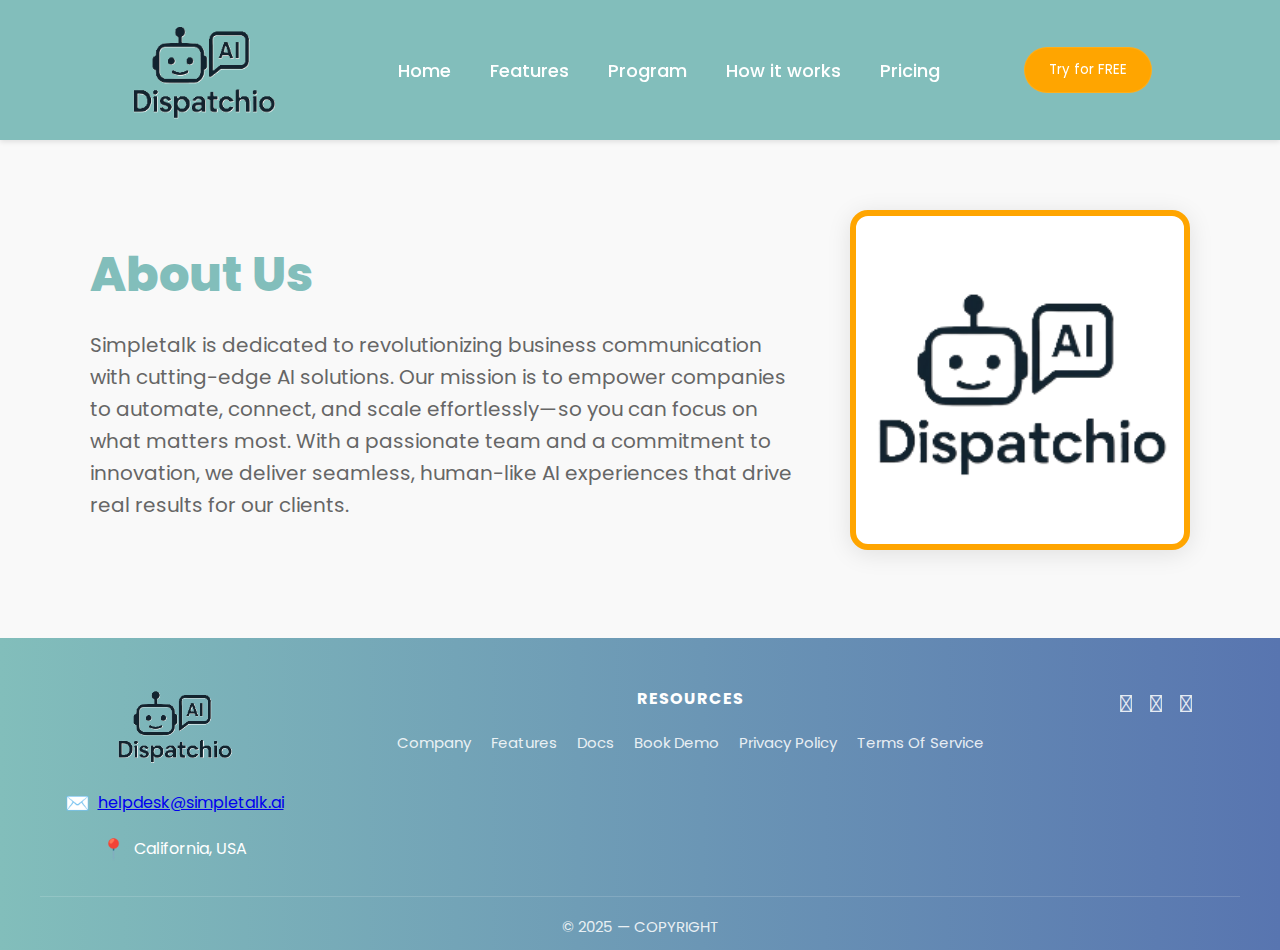
<file: about_us.html>
<!DOCTYPE html>
<html lang="en">
<head>
    <meta charset="UTF-8">
    <meta name="viewport" content="width=device-width, initial-scale=1.0">
    <title>About Us - Simpletalk</title>
    <link rel="stylesheet" href="style.css">
    <link rel="stylesheet" href="animated-shiny-text.css">
    <link rel="stylesheet" href="shimmer-button.css">
    <link rel="icon" type="image/x-icon" href="logo.png">
    <style>
        .about-hero {
            background: var(--background-color);
            padding: 60px 0 40px 0;
        }
        .about-container {
            max-width: 1100px;
            margin: auto;
            display: flex;
            align-items: center;
            gap: 48px;
            flex-wrap: wrap;
            justify-content: center;
        }
        .about-text {
            flex: 1;
            min-width: 260px;
        }
        .about-text h1 {
            font-size: 48px;
            font-weight: 800;
            color: var(--main-color);
            margin-bottom: 18px;
        }
        .about-text p {
            font-size: 20px;
            color: var(--gray);
            margin-bottom: 0;
            line-height: 1.6;
        }
        .about-image-frame {
            flex: 0 0 340px;
            background: #fff;
            border-radius: 18px;
            box-shadow: 0 4px 24px rgba(0,0,0,0.10);
            border: 6px solid var(--accent-color);
            padding: 12px;
            display: flex;
            justify-content: center;
            align-items: center;
            min-width: 260px;
            min-height: 340px;
        }
        .about-image-frame img {
            width: 100%;
            height: 100%;
            object-fit: cover;
            border-radius: 12px;
        }
        @media (max-width: 900px) {
            .about-container {
                flex-direction: column;
                gap: 32px;
            }
            .about-image-frame {
                min-width: 200px;
                min-height: 200px;
            }
        }
    </style>
</head>
<body>
    <header class="header">
        <img src="logo.png" alt="logo" class="logo" width="150" height="100">
        <button class="hamburger" aria-label="Open navigation" onclick="document.querySelector('.navbar').classList.toggle('active')">
            &#9776;
        </button>
        <nav class="navbar">
            <a href="index.html">Home</a>
            <a href="features.html">Features</a>
            <a href="program.html">Program</a>
            <a href="about_us.html">How it works</a>
            <a href="pricing.html">Pricing</a>
        </nav>
        <button class="shimmer-button">
            <span class="text-container">Try for FREE</span>
        </button>
    </header>
    <div style="height: 150px;"></div>
    <main>
        <section class="about-hero">
            <div class="about-container">
                <div class="about-text">
                    <h1>About Us</h1>
                    <p>Simpletalk is dedicated to revolutionizing business communication with cutting-edge AI solutions. Our mission is to empower companies to automate, connect, and scale effortlessly—so you can focus on what matters most. With a passionate team and a commitment to innovation, we deliver seamless, human-like AI experiences that drive real results for our clients.</p>
                </div>
                <div class="about-image-frame">
                    <img src="logo.png" alt="About Us Photo">
                </div>
            </div>
        </section>
    </main>
    <footer class="footer">
        <div class="footer-top">
            <div class="footer-logo-contact">
                <img src="logo.png" alt="logo" class="footer-logo">
                <div class="footer-contact">
                    <span class="footer-icon">✉️</span>
                    <a href="mailto:helpdesk@simpletalk.ai">helpdesk@simpletalk.ai</a>
                </div>
                <div class="footer-contact">
                    <span class="footer-icon">📍</span>
                    <span>California, USA</span>
                </div>
            </div>
            <div class="footer-resources">
                <span class="footer-title">RESOURCES</span>
                <div class="footer-links">
                    <a href="#">Company</a>
                    <a href="features.html">Features</a>
                    <a href="#">Docs</a>
                    <a href="#">Book Demo</a>
                    <a href="#">Privacy Policy</a>
                    <a href="#">Terms Of Service</a>
                </div>
            </div>
            <div class="footer-social">
                <a href="#" aria-label="Facebook" class="footer-social-icon"> <span></span> </a>
                <a href="#" aria-label="Instagram" class="footer-social-icon"> <span></span> </a>
                <a href="#" aria-label="LinkedIn" class="footer-social-icon"> <span></span> </a>
            </div>
        </div>
        <div class="footer-bottom">
            <span>© 2025 — COPYRIGHT</span>
        </div>
    </footer>
</body>
</html>
</file>
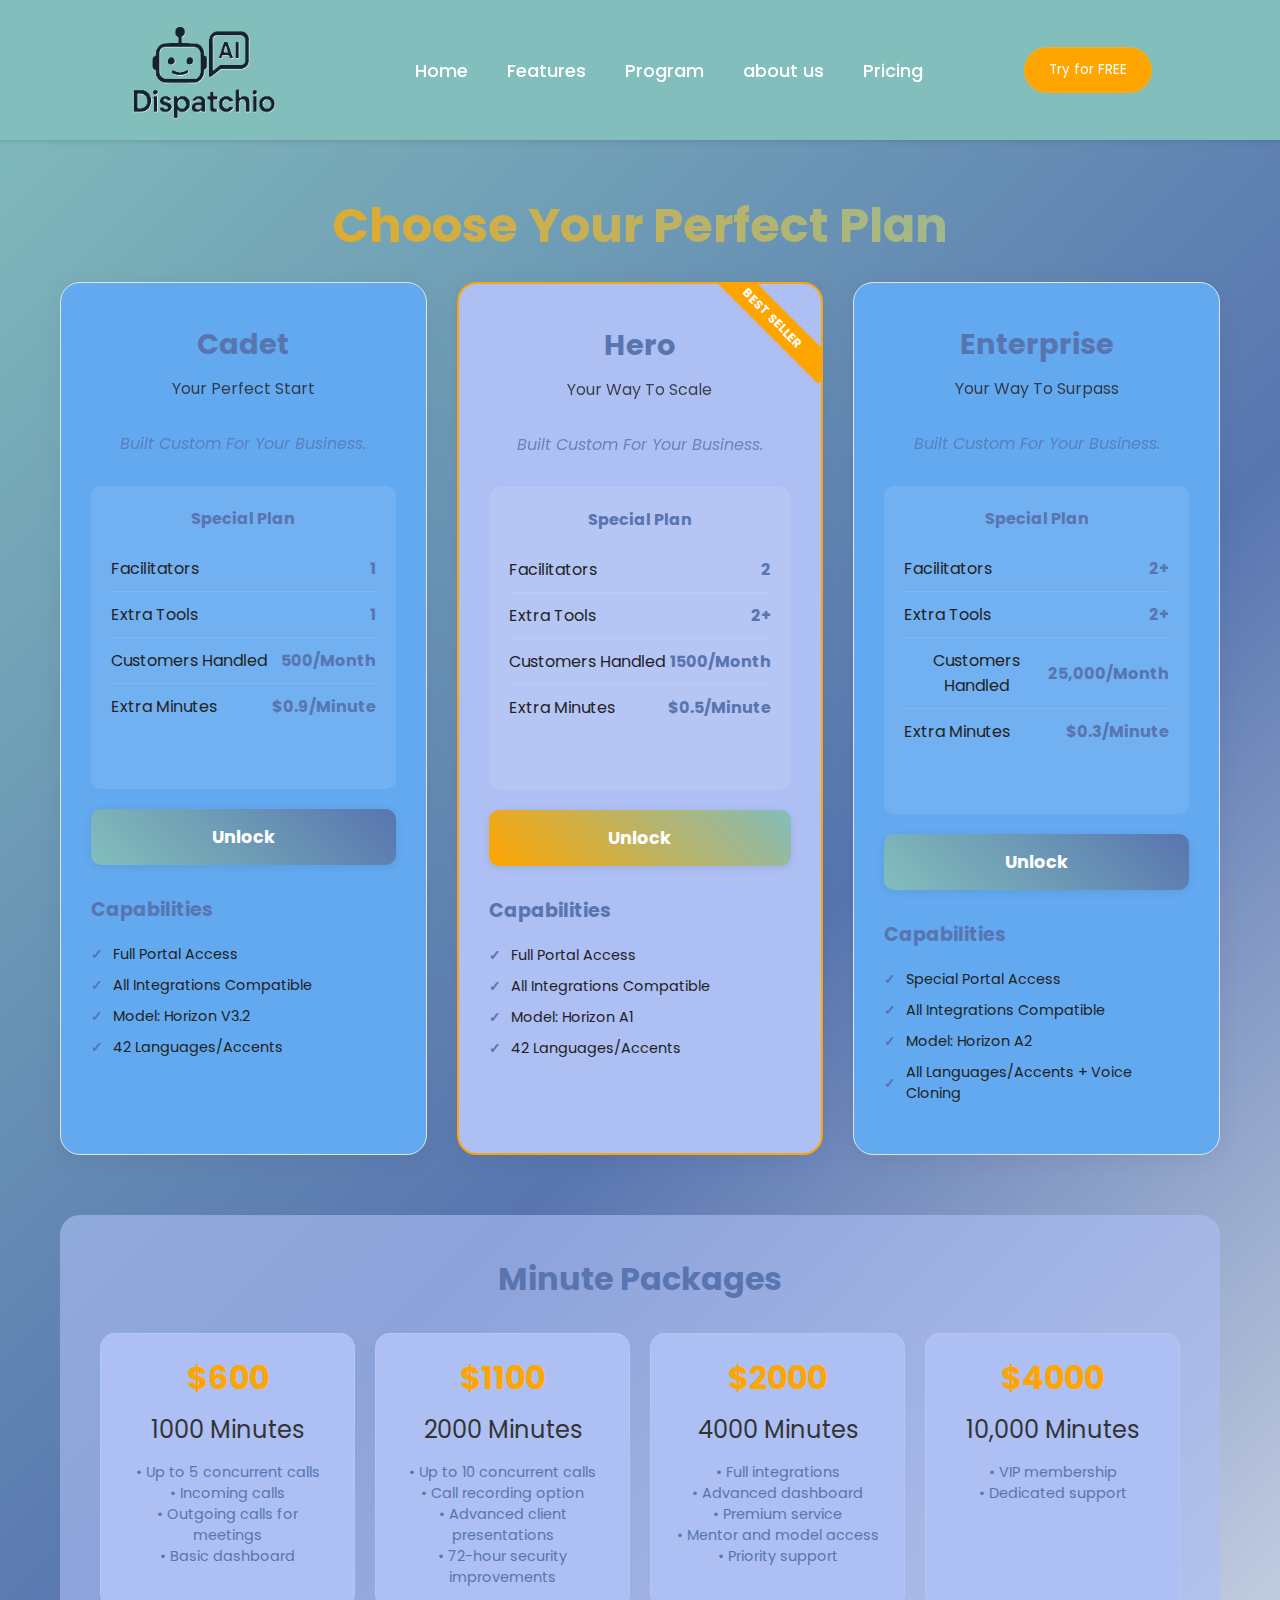
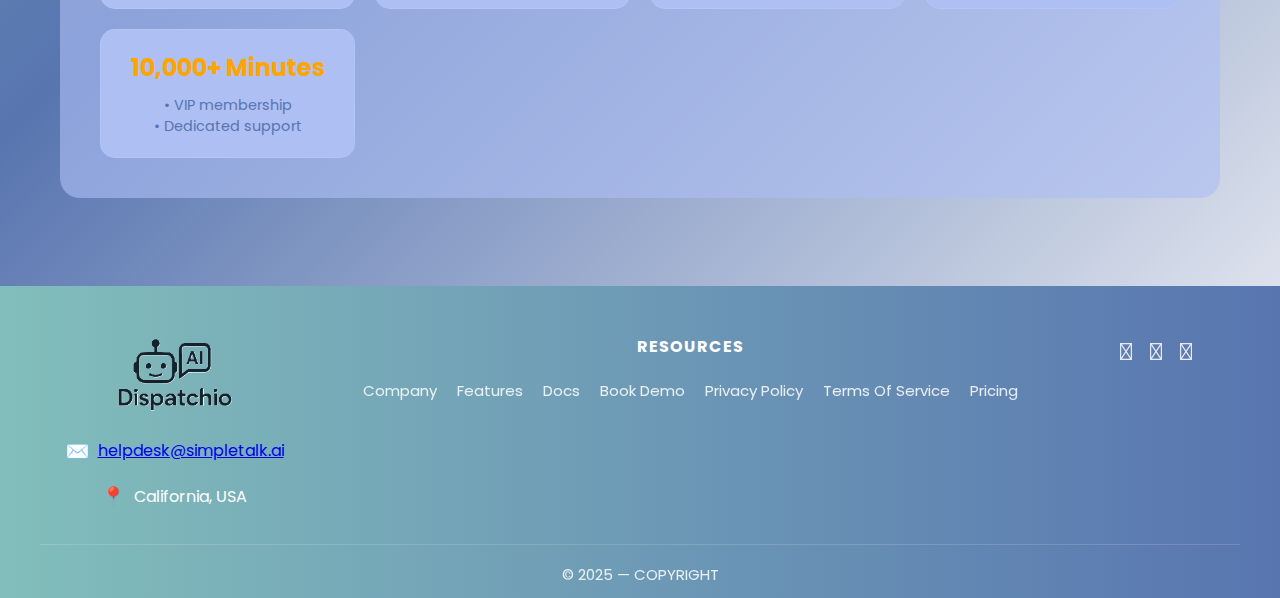
<file: pricing.html>
<!DOCTYPE html>
<html lang="en">
<head>
    <meta charset="UTF-8">
    <meta name="viewport" content="width=device-width, initial-scale=1.0">
    <title>Pricing Plans</title>
    <link rel="stylesheet" href="style.css">
    <link rel="stylesheet" href="shimmer-button.css">
    <style>
        .pricing-container {
            max-width: 1200px;
            margin: 0 auto;
            padding: 40px 20px;
        }
        .header {
            text-align: center;
            margin-bottom: 60px;
        }
        .header h1 {
            font-size: 3rem;
            font-weight: bold;
            margin-bottom: 20px;
            background: linear-gradient(45deg, var(--accent-color), var(--main-color));
            -webkit-background-clip: text;
            -webkit-text-fill-color: transparent;
            background-clip: text;
        }
        .pricing-title {
            font-size: 3rem;
            font-weight: bold;
            margin-bottom: 20px;
            background: linear-gradient(45deg, var(--accent-color), var(--main-color));
            -webkit-background-clip: text;
            -webkit-text-fill-color: transparent;
            background-clip: text;
            text-align: center;
        }
        .pricing-grid {
            display: grid;
            grid-template-columns: repeat(auto-fit, minmax(300px, 1fr));
            gap: 30px;
            margin-bottom: 60px;
        }
        .pricing-card {
            background: #63a9f0;
            color: #222;
            border: 1px solid #e0e4ea;
            box-shadow: 0 4px 24px rgba(0,0,0,0.06);
            border-radius: 20px;
            padding: 40px 30px;
            text-align: center;
            position: relative;
            transition: all 0.3s ease;
            overflow: hidden;
        }
        .pricing-card:hover {
            transform: translateY(-10px);
            box-shadow: 0 20px 40px rgba(0, 0, 0, 0.3);
        }
        .pricing-card.featured {
            background: #adbff3;
            border: 2px solid var(--accent-color);
            color: #222;
        }
        .pricing-card.featured::before {
            content: "BEST SELLER";
            position: absolute;
            top: 20px;
            right: -30px;
            background: var(--accent-color);
            color: white;
            padding: 5px 40px;
            font-size: 12px;
            font-weight: bold;
            transform: rotate(45deg);
        }
        .plan-name {
            font-size: 1.8rem;
            font-weight: bold;
            margin-bottom: 10px;
            color: var(--sub-color);
        }
        .plan-subtitle {
            font-size: 1rem;
            margin-bottom: 30px;
            opacity: 0.8;
        }
        .price {
            font-size: 3rem;
            font-weight: bold;
            margin-bottom: 5px;
        }
        .price-period {
            font-size: 1rem;
            opacity: 0.7;
            margin-bottom: 30px;
        }
        .features {
            list-style: none;
            margin-bottom: 40px;
        }
        .features li {
            padding: 10px 0;
            border-bottom: 1px solid rgba(255, 255, 255, 0.1);
            display: flex;
            justify-content: space-between;
            align-items: center;
        }
        .features li:last-child {
            border-bottom: none;
        }
        .feature-value {
            font-weight: bold;
            color: var(--sub-color);
        }
        .unlock-btn {
            width: 100%;
            padding: 15px;
            background: linear-gradient(45deg, var(--accent-color), var(--main-color));
            border: none;
            border-radius: 10px;
            color: #fff;
            font-size: 1.1rem;
            font-weight: bold;
            cursor: pointer;
            transition: all 0.3s ease;
            margin-bottom: 30px;
            box-shadow: 0 2px 8px rgba(0,0,0,0.08);
            outline: none;
        }
        .pricing-card:not(.featured) .unlock-btn {
            background: linear-gradient(45deg, var(--main-color), var(--sub-color));
            color: #fff;
            border: none;
        }
        .unlock-btn:hover {
            filter: brightness(1.08);
            transform: scale(1.04);
            box-shadow: 0 10px 24px rgba(0,0,0,0.13);
        }
        .capabilities {
            text-align: left;
        }
        .capabilities h3 {
            margin-bottom: 20px;
            color: var(--sub-color);
            font-size: 1.2rem;
        }
        .capability-item {
            display: flex;
            align-items: center;
            margin-bottom: 10px;
            font-size: 0.9rem;
        }
        .capability-item::before {
            content: "✓";
            color: var(--sub-color);
            font-weight: bold;
            margin-right: 10px;
        }
        
        .minutes-section {
            background: #adbff39e;
            border-radius: 20px;
            padding: 40px;
            margin-top: 40px;
        }
        .minutes-section h2 {
            text-align: center;
            margin-bottom: 30px;
            font-size: 2rem;
            color: var(--sub-color);
        }
        .minutes-pricing {
            display: grid;
            grid-template-columns: repeat(auto-fit, minmax(250px, 1fr));
            gap: 20px;
        }
        .minutes-item {
            background: #adbff3;
            border-radius: 15px;
            padding: 20px;
            text-align: center;
            border: 1px solid rgba(255, 255, 255, 0.1);
        }
        .minutes-price {
            font-size: 2rem;
            font-weight: bold;
            color: var(--accent-color);
            margin-bottom: 10px;
        }
        .minutes-amount {
            font-size: 1.5rem;
            margin-bottom: 15px;
        }
        .minutes-features {
            font-size: 0.9rem;
            color: var(--sub-color);
        }
        @media (max-width: 768px) {
            .header h1 {
                font-size: 2rem;
            }
            .pricing-grid {
                grid-template-columns: 1fr;
            }
            .price {
                font-size: 2.5rem;
            }
        }
    </style>
</head>
<body style="background: var(--background-gradient, linear-gradient(135deg, var(--main-color) 0%, var(--sub-color) 50%, var(--background-color) 100%)); color: var(--text-color, #fff);">
    <header class="header">
        <img src="logo.png" alt="logo" class="logo" width="150" height="100">
        <button class="hamburger" aria-label="Open navigation" onclick="document.querySelector('.navbar').classList.toggle('active')">
            &#9776;
        </button>
        <nav class="navbar">
            <a href="index.html">Home</a>
            <a href="features.html">Features</a>
            <a href="program.html">Program</a>
            <a href="about_us.html">about us</a>
            <a href="pricing.html">Pricing</a>
        </nav>
        <button class="shimmer-button">
            <span class="text-container">Try for FREE</span>
        </button>
    </header>
    <div style="height: 150px;"></div>
    <main>
        <div class="pricing-container">
            <div class="pricing-header">
                <h1 class="pricing-title">Choose Your Perfect Plan</h1>
            </div>
            <div class="pricing-grid">
                <div class="pricing-card">
                    <div class="plan-name">Cadet</div>
                    <div class="plan-subtitle">Your Perfect Start</div>
                    <div class="plan-subtitle" style="color: var(--sub-color); font-style: italic;">Built Custom For Your Business.</div>
                    <div style="background: rgba(255,255,255,0.1); border-radius: 10px; padding: 20px; margin: 20px 0;">
                        <h4 style="margin-bottom: 15px; color: var(--sub-color);">Special Plan</h4>
                        <ul class="features">
                            <li>Facilitators <span class="feature-value">1</span></li>
                            <li>Extra Tools <span class="feature-value">1</span></li>
                            <li>Customers Handled <span class="feature-value">500/Month</span></li>
                            <li>Extra Minutes <span class="feature-value">$0.9/Minute</span></li>
                        </ul>
                    </div>
                    <button class="unlock-btn">Unlock</button>
                    <div class="capabilities">
                        <h3>Capabilities</h3>
                        <div class="capability-item">Full Portal Access</div>
                        <div class="capability-item">All Integrations Compatible</div>
                        <div class="capability-item">Model: Horizon V3.2</div>
                        <div class="capability-item">42 Languages/Accents</div>
                    </div>
                </div>
                <div class="pricing-card featured">
                    <div class="plan-name">Hero</div>
                    <div class="plan-subtitle">Your Way To Scale</div>
                    <div class="plan-subtitle" style="color: var(--sub-color); font-style: italic;">Built Custom For Your Business.</div>
                    <div style="background: rgba(255,255,255,0.1); border-radius: 10px; padding: 20px; margin: 20px 0;">
                        <h4 style="margin-bottom: 15px; color: var(--sub-color);">Special Plan</h4>
                        <ul class="features">
                            <li>Facilitators <span class="feature-value">2</span></li>
                            <li>Extra Tools <span class="feature-value">2+</span></li>
                            <li>Customers Handled <span class="feature-value">1500/Month</span></li>
                            <li>Extra Minutes <span class="feature-value">$0.5/Minute</span></li>
                        </ul>
                    </div>
                    <button class="unlock-btn">Unlock</button>
                    <div class="capabilities">
                        <h3>Capabilities</h3>
                        <div class="capability-item">Full Portal Access</div>
                        <div class="capability-item">All Integrations Compatible</div>
                        <div class="capability-item">Model: Horizon A1</div>
                        <div class="capability-item">42 Languages/Accents</div>
                    </div>
                </div>
                <div class="pricing-card">
                    <div class="plan-name">Enterprise</div>
                    <div class="plan-subtitle">Your Way To Surpass</div>
                    <div class="plan-subtitle" style="color: var(--sub-color); font-style: italic;">Built Custom For Your Business.</div>
                    <div style="background: rgba(255,255,255,0.1); border-radius: 10px; padding: 20px; margin: 20px 0;">
                        <h4 style="margin-bottom: 15px; color: var(--sub-color);">Special Plan</h4>
                        <ul class="features">
                            <li>Facilitators <span class="feature-value">2+</span></li>
                            <li>Extra Tools <span class="feature-value">2+</span></li>
                            <li>Customers Handled <span class="feature-value">25,000/Month</span></li>
                            <li>Extra Minutes <span class="feature-value">$0.3/Minute</span></li>
                        </ul>
                    </div>
                    <button class="unlock-btn">Unlock</button>
                    <div class="capabilities">
                        <h3>Capabilities</h3>
                        <div class="capability-item">Special Portal Access</div>
                        <div class="capability-item">All Integrations Compatible</div>
                        <div class="capability-item">Model: Horizon A2</div>
                        <div class="capability-item">All Languages/Accents + Voice Cloning</div>
                    </div>
                </div>
            </div>
            <div class="minutes-section">
                <h2>Minute Packages</h2>
                <div class="minutes-pricing">
                    <div class="minutes-item">
                        <div class="minutes-price">$600</div>
                        <div class="minutes-amount">1000 Minutes</div>
                        <div class="minutes-features">
                            • Up to 5 concurrent calls<br>
                            • Incoming calls<br>
                            • Outgoing calls for meetings<br>
                            • Basic dashboard
                        </div>
                    </div>
                    <div class="minutes-item">
                        <div class="minutes-price">$1100</div>
                        <div class="minutes-amount">2000 Minutes</div>
                        <div class="minutes-features">
                            • Up to 10 concurrent calls<br>
                            • Call recording option<br>
                            • Advanced client presentations<br>
                            • 72-hour security improvements
                        </div>
                    </div>
                    <div class="minutes-item">
                        <div class="minutes-price">$2000</div>
                        <div class="minutes-amount">4000 Minutes</div>
                        <div class="minutes-features">
                            • Full integrations<br>
                            • Advanced dashboard<br>
                            • Premium service<br>
                            • Mentor and model access<br>
                            • Priority support
                        </div>
                    </div>
                    <div class="minutes-item">
                        <div class="minutes-price">$4000</div>
                        <div class="minutes-amount">10,000 Minutes</div>
                        <div class="minutes-features">
                            • VIP membership<br>
                            • Dedicated support
                        </div>
                    </div>
                    <div class="minutes-item">
                        <div class="minutes-price" style="font-size: 1.5rem;">10,000+ Minutes</div>
                        <div class="minutes-features">
                            • VIP membership<br>
                            • Dedicated support
                        </div>
                    </div>
                </div>
            </div>
        </div>
    </main>
    <!-- Footer -->
    <footer class="footer">
        <div class="footer-top">
            <div class="footer-logo-contact">
                <img src="logo.png" alt="logo" class="footer-logo">
                <div class="footer-contact">
                    <span class="footer-icon">✉️</span>
                    <a href="mailto:helpdesk@simpletalk.ai">helpdesk@simpletalk.ai</a>
                </div>
                <div class="footer-contact">
                    <span class="footer-icon">📍</span>
                    <span>California, USA</span>
                </div>
            </div>
            <div class="footer-resources">
                <span class="footer-title">RESOURCES</span>
                <div class="footer-links">
                    <a href="#">Company</a>
                    <a href="features.html">Features</a>
                    <a href="#">Docs</a>
                    <a href="#">Book Demo</a>
                    <a href="#">Privacy Policy</a>
                    <a href="#">Terms Of Service</a>
                    <a href="pricing.html">Pricing</a>
                </div>
            </div>
            <div class="footer-social">
                <a href="#" aria-label="Facebook" class="footer-social-icon"> <span></span> </a>
                <a href="#" aria-label="Instagram" class="footer-social-icon"> <span></span> </a>
                <a href="#" aria-label="LinkedIn" class="footer-social-icon"> <span></span> </a>
            </div>
        </div>
        <div class="footer-bottom">
            <span>© 2025 — COPYRIGHT</span>
        </div>
    </footer>
</body>
</html>
</file>
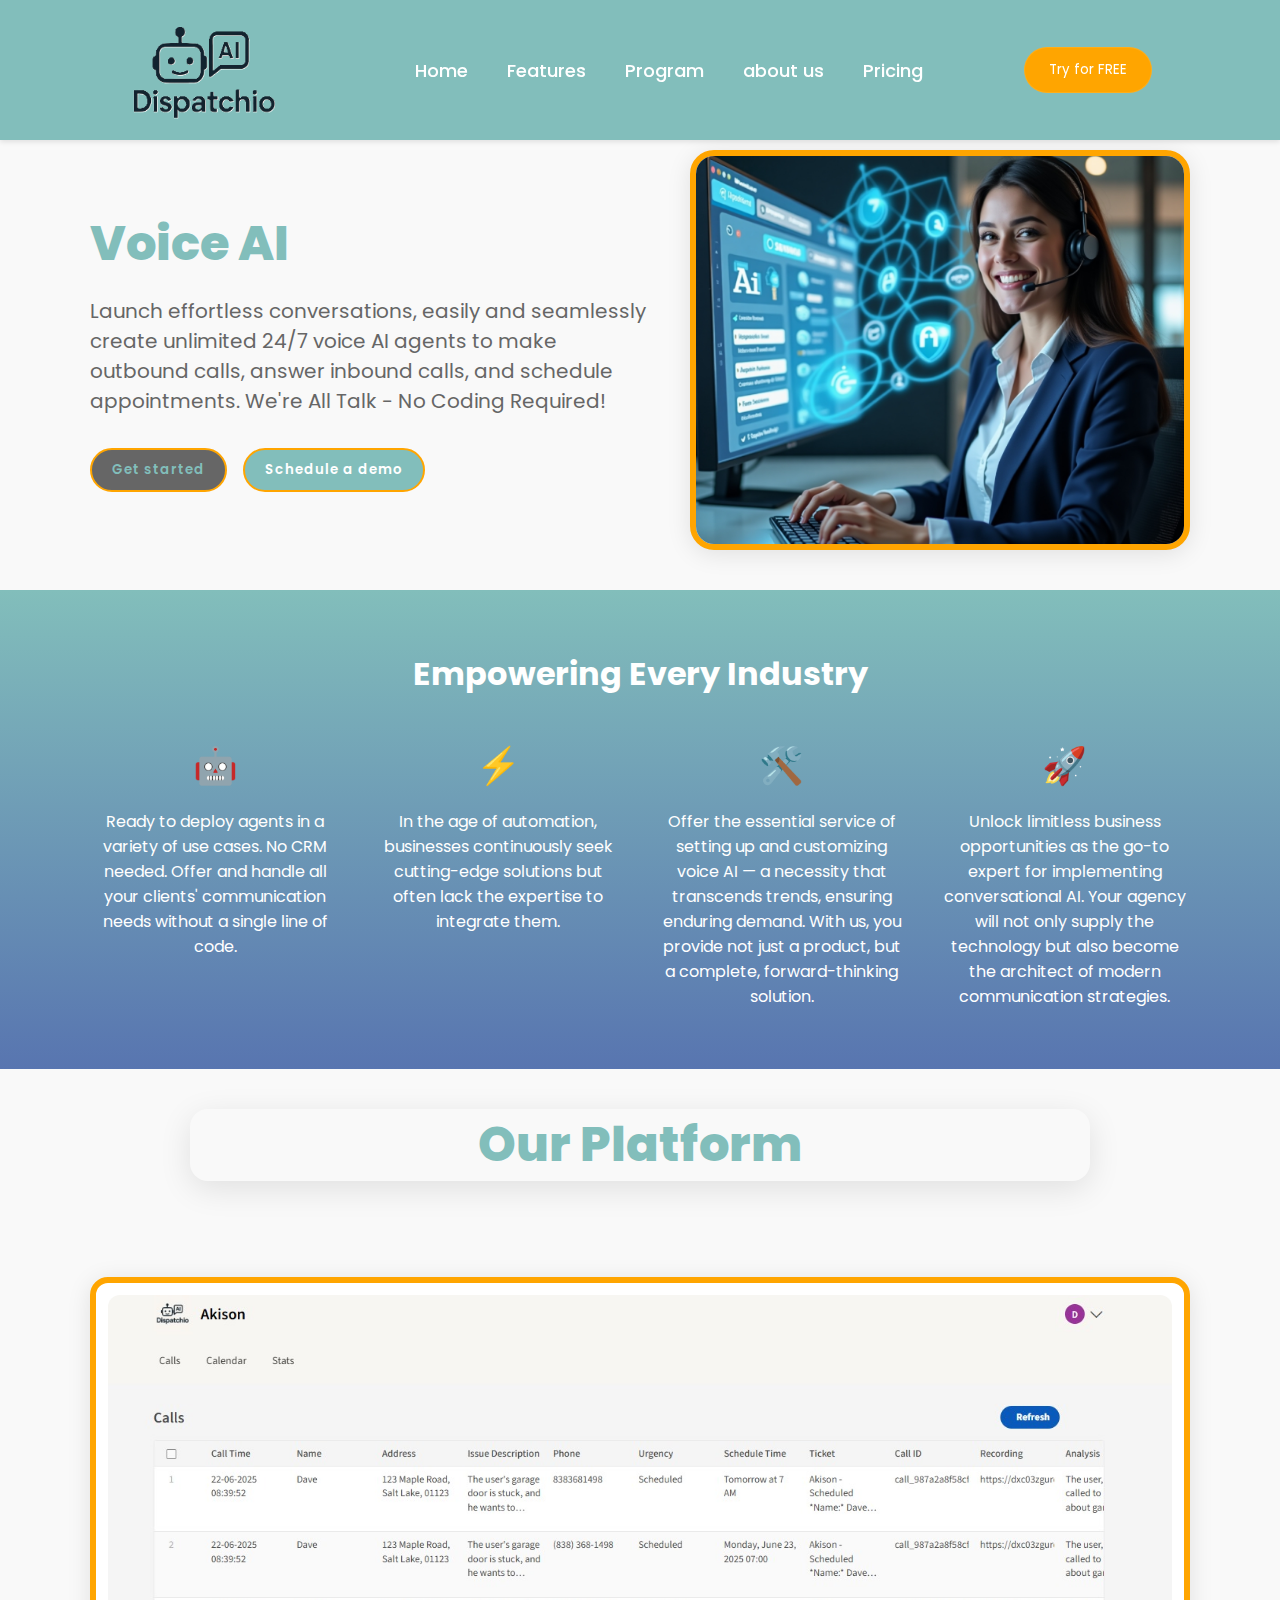
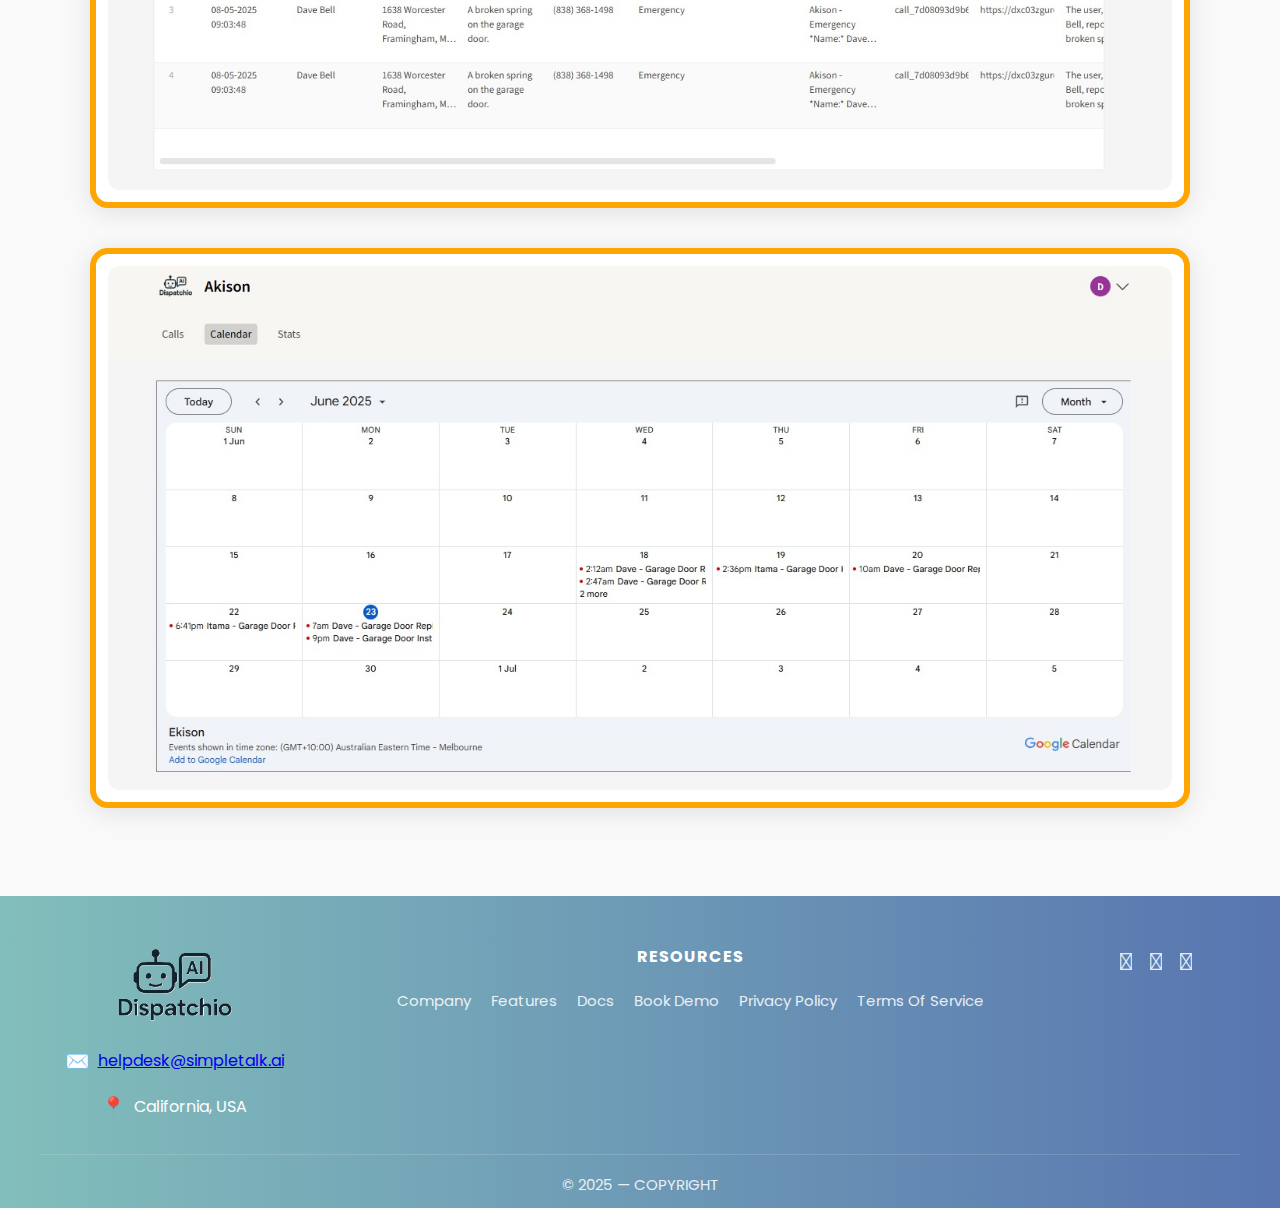
<file: program.html>
<!DOCTYPE html>
<html lang="en">

<head>
    <meta charset="UTF-8">
    <meta name="viewport" content="width=device-width, initial-scale=1.0">
    <title>Agency Program - Simpletalk</title>
    <link rel="stylesheet" href="style.css">
    <link rel="stylesheet" href="animated-shiny-text.css">
    <link rel="stylesheet" href="shimmer-button.css">
    <link rel="icon" type="image/x-icon" href="logo.png">

</head>

<body>
    <header class="header">
        <img src="logo.png" alt="logo" class="logo" width="150" height="100">
        <button class="hamburger" aria-label="Open navigation"
            onclick="document.querySelector('.navbar').classList.toggle('active')">
            &#9776;
        </button>
        <nav class="navbar">
            <a href="index.html">Home</a>
            <a href="features.html">Features</a>
            <a href="program.html">Program</a>
            <a href="about_us.html">about us</a>
            <a href="pricing.html">Pricing</a>
        </nav>
        <button class="shimmer-button">
            <span class="text-container">Try for FREE</span>
        </button>
    </header>
    <div style="height: 90px;"></div>
    <main>
        <section class="hero-section"
            style="background: var(--background-color); padding: 60px 0 40px 0; text-align: center;">
            <div
                style="max-width: 1100px; margin: auto; display: flex; align-items: center; gap: 40px; flex-wrap: wrap; justify-content: center;">
                <div style="flex: 1; min-width: 260px; text-align: left;">
                    <h1 style="font-size: 48px; font-weight: 800; color: var(--main-color); margin-bottom: 16px;">Voice
                        AI</h1>
                    <p style="font-size: 20px; color: var(--gray); margin-bottom: 32px;">Launch effortless
                        conversations, easily and seamlessly create unlimited 24/7 voice AI agents to make outbound
                        calls, answer inbound calls, and schedule appointments. We're All Talk - No Coding Required!</p>
                    <div style="display: flex; gap: 16px; flex-wrap: wrap;">
                        <button class="btn" style="background: var(--gray); color: var(--main-color);">Get
                            started</button>
                        <button class="btn" style="background: var(--main-color); color: #fff;">Schedule a demo</button>
                    </div>
                </div>
                <div style="flex: 0 0 260px; display: flex; justify-content: center; align-items: center;">
                    <img src="programPhoto.png" alt="AI Agent"
                        style="width: 500px; height: 400px; border-radius: 24px; box-shadow: 0 4px 24px rgba(0,0,0,0.10); object-fit: cover; border: 6px solid var(--accent-color); background: #fff;">
                </div>
            </div>
        </section>

        <section
            style="background: linear-gradient(180deg, var(--main-color) 0%, var(--sub-color) 100%); padding: 60px 0; color: #fff;">
            <div style="max-width: 1100px; margin: auto;">
                <h2 style="font-size: 32px; font-weight: 700; text-align: center; margin-bottom: 40px;">Empowering Every
                    Industry</h2>
                <div style="display: flex; flex-wrap: wrap; justify-content: space-between; gap: 32px;">
                    <div style="flex: 1 1 200px; min-width: 200px; max-width: 250px; text-align: center;">
                        <div style="font-size: 36px; margin-bottom: 16px;">🤖</div>
                        <p>Ready to deploy agents in a variety of use cases. No CRM needed. Offer and handle all your
                            clients' communication needs without a single line of code.</p>
                    </div>
                    <div style="flex: 1 1 200px; min-width: 200px; max-width: 250px; text-align: center;">
                        <div style="font-size: 36px; margin-bottom: 16px;">⚡</div>
                        <p>In the age of automation, businesses continuously seek cutting-edge solutions but often lack
                            the expertise to integrate them.</p>
                    </div>
                    <div style="flex: 1 1 200px; min-width: 200px; max-width: 250px; text-align: center;">
                        <div style="font-size: 36px; margin-bottom: 16px;">🛠️</div>
                        <p>Offer the essential service of setting up and customizing voice AI — a necessity that
                            transcends trends, ensuring enduring demand. With us, you provide not just a product, but a
                            complete, forward-thinking solution.</p>
                    </div>
                    <div style="flex: 1 1 200px; min-width: 200px; max-width: 250px; text-align: center;">
                        <div style="font-size: 36px; margin-bottom: 16px;">🚀</div>
                        <p>Unlock limitless business opportunities as the go-to expert for implementing conversational
                            AI. Your agency will not only supply the technology but also become the architect of modern
                            communication strategies.</p>
                    </div>
                </div>
            </div>
        </section>

        <section style="background: var(--background-color); padding: 40px 0;">
            <div style="max-width: 1100px; margin: auto; display: flex; justify-content: center; align-items: center;">
                <h1 style="font-size: 48px; font-weight: 800; color: var(--main-color); margin-bottom: 16px; width: 100%; max-width: 900px; border-radius: 18px; box-shadow: 0 8px 32px rgba(0,0,0,0.10); text-align: center; background: none; padding: 0;">Our Platform</h1>
            </div>
        </section>

        <section style="background: var(--background-color); padding: 40px 0;">
            <div
                style="max-width: 1100px; margin: auto; display: flex; justify-content: center; align-items: center; gap: 40px; flex-wrap: wrap;">
                <div
                    style="background: #fff; border-radius: 18px; box-shadow: 0 4px 24px rgba(0,0,0,0.10); border: 6px solid var(--accent-color); padding: 12px; display: flex; justify-content: center; align-items: center;">
                    <img src="program1.jpg" alt="Frame 1"
                        style="width: 100%; height: 100%; object-fit: cover; border-radius: 12px;">
                </div>
                <div
                    style="background: #fff; border-radius: 18px; box-shadow: 0 4px 24px rgba(0,0,0,0.10); border: 6px solid var(--accent-color); padding: 12px; display: flex; justify-content: center; align-items: center;">
                    <img src="calenderPhoto.jpg" alt="Frame 2"
                        style="width: 100%; height: 100%; object-fit: cover; border-radius: 12px;">
                </div>
            </div>
        </section>
    </main>

    <!-- Footer -->
    <footer class="footer">
        <div class="footer-top">
            <div class="footer-logo-contact">
                <img src="logo.png" alt="logo" class="footer-logo">
                <div class="footer-contact">
                    <span class="footer-icon">✉️</span>
                    <a href="mailto:helpdesk@simpletalk.ai">helpdesk@simpletalk.ai</a>
                </div>
                <div class="footer-contact">
                    <span class="footer-icon">📍</span>
                    <span>California, USA</span>
                </div>
            </div>
            <div class="footer-resources">
                <span class="footer-title">RESOURCES</span>
                <div class="footer-links">
                    <a href="#">Company</a>
                    <a href="features.html">Features</a>
                    <a href="#">Docs</a>
                    <a href="#">Book Demo</a>
                    <a href="#">Privacy Policy</a>
                    <a href="#">Terms Of Service</a>
                </div>
            </div>
            <div class="footer-social">
                <a href="#" aria-label="Facebook" class="footer-social-icon"> <span></span> </a>
                <a href="#" aria-label="Instagram" class="footer-social-icon"> <span></span> </a>
                <a href="#" aria-label="LinkedIn" class="footer-social-icon"> <span></span> </a>
            </div>
        </div>
        <div class="footer-bottom">
            <span>© 2025 — COPYRIGHT</span>
        </div>
    </footer>
</body>

</html>
</file>
<file: style.css>
@import url('https://fonts.googleapis.com/css2?family=Poppins:wght@300;400;500;600;700;800;900&display=swap');

:root {
  --main-color: #82BEBB;
  --sub-color: #5875b0;
  --accent-color: #FFA500;
  --background-color: #f9f9f9;
  --text-color: #333;
  --white: #fff;
  --gray: #666;
}

* {
    margin: 0;
    padding: 0;
    box-sizing: border-box;
    font-family: 'Poppins', sans-serif;
}

body {
    background: var(--background-color);
}

.header {
    position: fixed;
    top: 0;
    left: 0;
    width: 100%;
    padding: 20px 10%;
    background: var(--main-color);
    display: flex;
    justify-content: space-between;
    align-items: center;
    z-index: 100;
    box-shadow: 0 2px 5px rgba(0,0,0,0.1);
}

.logo {
    font-size: 16px;
    color: var(--white);
    text-decoration: none;
    font-weight: 600;
}

.navbar a {
    font-size: 18px;
    color: var(--white);
    text-decoration: none;
    font-weight: 500;
    margin-left: 35px;
    transition: .3s;
}

.navbar a:hover,
.navbar a.active {
    color: var(--accent-color);
}

.btn {
    display: inline-block;
    padding: 10px 20px;
    background: var(--accent-color);
    border: 2px solid var(--accent-color);
    border-radius: 30px;
    color: var(--white);
    text-decoration: none;
    font-weight: 600;
    letter-spacing: 1px;
    transition: .3s;
}

.btn:hover {
    background: transparent;
    color: var(--accent-color);
}

.home {
    position: relative;
    display: flex;
    justify-content: space-around;
    align-items: center;
    height: 100vh;
    padding: 0 10%;
    overflow: hidden;
}

.home-content {
    max-width: 600px;
    z-index: 1;
}

.home-content h1 {
    font-size: 56px;
    font-weight: 700;
    line-height: 1.2;
    color: var(--text-color);
}

.home-content h1.animated-shiny-text {
    color: transparent;
}

.home-content h2 {
    font-size: 24px;
    font-weight: 500;
    color: var(--gray);
    margin-top: 20px;
}

.home-video {
    width: 50%;
    z-index: 1;
}

#myVideo {
    width: 100%;
    border-radius: 15px;
}

/* Sound Board Section */
.sound-board {
    padding: 60px 10%;
    background-color: var(--white);
    text-align: center;
}

.sound-board h2 {
    font-size: 42px;
    font-weight: 700;
    margin-bottom: 50px;
}

.image-grid {
    display: flex;
    flex-direction: column;
    align-items: center;
    gap: 30px;
}

.image-row {
    display: flex;
    justify-content: center;
    flex-wrap: wrap;
    gap: 40px;
}

.image-container {
    cursor: pointer;
    position: relative;
    width: 150px;
    height: 150px;
    display: flex;
    align-items: center;
    justify-content: center;
    overflow: visible;
}

.circular-image {
    width: 150px;
    height: 150px;
    border-radius: 50%;
    object-fit: cover;
    border: 5px solid var(--accent-color);
    box-shadow: 0 5px 15px rgba(0, 0, 0, 0.1);
    transition: transform 0.3s ease, box-shadow 0.3s ease;
    display: block;
    margin: 0;
    padding: 0;
}

.circular-image:hover {
    transform: scale(1.05);
    box-shadow: 0 8px 25px rgba(255, 165, 0, 0.5);
    
}

@keyframes spin-around {
    0% { transform: rotate(0deg); }
    100% { transform: rotate(360deg); }
}

/* Features Section */
.features-section {
    padding: 80px 10%;
    background: #f7f9fc;
    text-align: center;
}

.features-section h2 {
    font-size: 42px;
    font-weight: 700;
    margin-bottom: 60px;
}

.features-grid {
    display: grid;
    grid-template-columns: repeat(3, 1fr);
    gap: 40px;
    text-align: left;
}

.feature-card {
    background-color: var(--white);
    border-radius: 20px;
    padding: 30px;
    box-shadow: 0 10px 30px rgba(0, 0, 0, 0.05);
    display: flex;
    flex-direction: column;
}

.feature-image-container {
    background-color: #e1f3ff;
    border-radius: 15px;
    margin-bottom: 25px;
    display: flex;
    justify-content: center;
    align-items: center;
    height: 220px;
    overflow: hidden;
}

.feature-card img {
    max-width: 90%;
    height: auto;
}

.feature-card h3 {
    font-size: 22px;
    font-weight: 600;
    margin-bottom: 15px;
    color: var(--text-color);
}

.feature-card p {
    font-size: 16px;
    line-height: 1.7;
    color: var(--gray);
    flex-grow: 1;
}

/* Responsive adjustments for the grid */
@media (max-width: 1024px) {
    .features-grid {
        grid-template-columns: repeat(2, 1fr);
    }
}

@media (max-width: 768px) {
    .features-grid {
        grid-template-columns: 1fr;
    }

    .features-section {
        padding: 60px 5%;
    }
}

/* Use Cases Section */
.use-cases-section {
    padding: 80px 10%;
    background-color: var(--main-color);
    color: var(--white);
}

.use-cases-section h2 {
    text-align: center;
    font-size: 42px;
    font-weight: 700;
    margin-bottom: 60px;
}

.use-cases-container {
    display: flex;
    justify-content: space-between;
    align-items: center;
    gap: 60px;
}

.accordion-container {
    width: 45%;
    display: flex;
    flex-direction: column;
    gap: 15px;
}

.animation-container {
    width: 50%;
    height: 500px;
    display: flex;
    justify-content: center;
    align-items: center;
    border-radius: 20px;
    background: radial-gradient(circle at center, rgba(74, 144, 226, 0.3) 0%, rgba(42, 75, 141, 0) 70%);
    position: relative;
    overflow: hidden;
}

/* Accordion Item Styles */
.accordion-item {
    background: rgba(255, 255, 255, 0.1);
    border-radius: 15px;
    transition: background-color 0.3s ease;
}

.accordion-item.active {
    background: rgba(255, 255, 255, 0.1); /* Lighter blue for active state */
}

.accordion-header {
    display: flex;
    justify-content: space-between;
    align-items: center;
    padding: 20px;
    cursor: pointer;
    font-size: 18px;
    font-weight: 500;
}

.accordion-header i {
    margin-right: 15px;
}

.accordion-content {
    max-height: 0;
    overflow: hidden;
    transition: max-height 0.4s ease-out, padding 0.4s ease-out;
    padding: 0 20px;
}

.accordion-content p {
    margin-bottom: 20px;
    line-height: 1.6;
    color: #e0e0e0;
}

.accordion-buttons {
    display: flex;
    gap: 15px;
    padding-bottom: 20px;
}

.accordion-buttons .btn {
    padding: 10px 20px;
    border-radius: 10px;
    border: none;
    cursor: pointer;
    font-weight: 600;
    transition: background-color 0.3s ease;
}

.accordion-buttons .btn-primary {
    background-color: var(--white);
    color: var(--main-color);
}
.accordion-buttons .btn-primary:hover {
    background-color: #f0f0f0;
}

.accordion-buttons .btn-secondary {
    background-color: transparent;
    color: var(--white);
    border: 1px solid var(--white);
}
.accordion-buttons .btn-secondary:hover {
    background-color: rgba(255, 255, 255, 0.1);
}

.toggle-icon {
    width: 24px;
    height: 24px;
    border-radius: 50%;
    background-color: rgba(255, 255, 255, 0.2);
    display: flex;
    justify-content: center;
    align-items: center;
    font-size: 16px;
    font-weight: bold;
    transition: transform 0.3s ease;
}

.accordion-item.active .toggle-icon {
    transform: rotate(45deg);
}

/* Orbiting Circles Animation */
@keyframes orbit {
    0% {
        transform: rotate(var(--angle)) translateX(var(--radius, 160px)) rotate(0deg);
    }
    100% {
        transform: rotate(calc(var(--angle) + 360deg)) translateX(var(--radius, 160px)) rotate(-360deg);
    }
}

.orbiting-circle {
    position: absolute;
    display: flex;
    align-items: center;
    justify-content: center;
    width: var(--icon-size, 30px);
    height: var(--icon-size, 30px);
    border-radius: 50%;
    animation: orbit var(--duration, 20s) linear infinite;
    transform: rotate(var(--angle)) translateX(var(--radius, 160px)) rotate(0deg);
}

.orbiting-circle:nth-child(1) { --angle: 0deg; }
.orbiting-circle:nth-child(2) { --angle: 90deg; }
.orbiting-circle:nth-child(3) { --angle: 180deg; }
.orbiting-circle:nth-child(4) { --angle: 270deg; }

.animation-container .orbit-center {
    position: relative;
    width: 200px;
    height: 200px;
    display: flex;
    justify-content: center;
    align-items: center;
}

/* Calculator Section */
.calculator-section {
    padding: 80px 10%;
    background-color: rgba(255, 165, 0, 0.5);
    font-family: 'Poppins', sans-serif;
}

.calculator-container {
    max-width: 672px;
    margin: auto;
}

.calculator-header {
    text-align: center;
    margin-bottom: 48px;
}

.calculator-header .logo-container {
    display: flex;
    align-items: center;
    justify-content: center;
    margin-bottom: 16px;
}

.calculator-header .logo-bg {
    background-color: var(--white);
    border-radius: 8px;
    padding: 8px;
    margin-right: 12px;
}

.calculator-header .logo-icon {
    width: 32px;
    height: 32px;
    background-color: var(--main-color);
    border-radius: 4px;
    display: flex;
    align-items: center;
    justify-content: center;
    color: var(--white);
    font-weight: bold;
    font-size: 14px;
}

.calculator-header h1 {
    color: var(--white);
    font-size: 30px;
    font-weight: bold;
}

.calculator-form {
    background-color: #5875b0;
    border-radius: 16px;
    padding: 32px;
    box-shadow: 0 25px 50px -12px rgba(0, 0, 0, 0.25);
}

.slider-component {
    margin-bottom: 32px;
}

.slider-component label {
    display: block;
    color: var(--white);
    font-size: 18px;
    font-weight: 500;
    margin-bottom: 16px;
}

.slider-component .slider-container {
    position: relative;
}

.slider-component input[type="range"] {
    -webkit-appearance: none;
    appearance: none;
    width: 100%;
    height: 8px;
    background: #2a4b8d;
    border-radius: 8px;
    cursor: pointer;
    outline: none;
}

.slider-component input[type="range"]::-webkit-slider-thumb {
    -webkit-appearance: none;
    appearance: none;
    width: 20px;
    height: 20px;
    border-radius: 50%;
    background: #FFA500;
    cursor: pointer;
    border: 2px solid #ffffff;
    box-shadow: 0 2px 6px rgba(0,0,0,0.3);
}

.slider-component input[type="range"]::-moz-range-thumb {
    width: 20px;
    height: 20px;
    border-radius: 50%;
    background: #FFA500;
    cursor: pointer;
    border: 2px solid #ffffff;
    box-shadow: 0 2px 6px rgba(0,0,0,0.3);
}

.slider-labels {
    display: flex;
    justify-content: space-between;
    align-items: center;
    margin-top: 12px;
}

.slider-labels .unit {
    color: #D1D5DB;
    font-size: 14px;
}

.slider-labels .value-display {
    background-color: #5875b0;
    padding: 4px 12px;
    border-radius: 4px;
    border: 1px solid #2a4b8d;
    color: var(--white);
    font-weight: 500;
}

.results-box {
    margin-top: 48px;
    padding: 24px;
    background-color: var(--main-color);
    border-radius: 12px;
    border: 1px solid #5875b0;
}

.results-box h2 {
    color: var(--white);
    font-size: 20px;
    font-weight: 600;
    margin-bottom: 16px;
}

.results-box .amount-label {
    color: #9CA3AF;
}

.results-box .amount-value {
    color: var(--accent-color);
    font-size: 60px;
    font-weight: bold;
}

.calculator-footer {
    text-align: center;
    margin-top: 32px;
}

.calculator-footer p {
    color: #9CA3AF;
}

/* --- Mini MP3 Player Styles --- */
.audio-player-container {
  background: var(--card-bg, #f4f8ff);
  border: 1px solid #c3d0e6;
  border-radius: 10px;
  padding: 12px 16px;
  margin-top: 16px;
  max-width: 350px;
  box-shadow: 0 2px 8px rgba(80,120,200,0.07);
}
.mini-player-controls {
  display: flex;
  align-items: center;
  gap: 10px;
}
.mini-btn {
  background: var(--primary, #4A90E2);
  color: #fff;
  border: none;
  border-radius: 50%;
  width: 32px;
  height: 32px;
  font-size: 18px;
  cursor: pointer;
  transition: background 0.2s;
  display: flex;
  align-items: center;
  justify-content: center;
}
.mini-btn:active, .mini-btn:focus {
  background: #357ab8;
  outline: none;
}
.mini-progress {
  accent-color: var(--primary, #4A90E2);
  height: 4px;
  border-radius: 2px;
}
.mini-time {
  font-size: 13px;
  min-width: 38px;
  text-align: center;
  color: #333;
}

/* Mobile Navigation Hamburger - Updated */
@media (max-width: 600px) {
  .header {
    flex-direction: row;
    justify-content: space-between;
    align-items: center;
    padding: 12px 4vw; /* Increased padding slightly */
    height: 60px; /* Slightly taller for better touch targets */
    position: fixed;
    top: 0;
    left: 0;
    width: 100%;
    z-index: 100;
  }
  
  .logo {
    width: auto !important; /* Reduced from 150px */
    height: auto !important; /* Maintain aspect ratio */
    max-height: 40px !important; /* Prevent it from being too tall */
  }
  
  .navbar {
    display: none;
    flex-direction: column;
    background: var(--main-color);
    position: absolute;
    top: 60px; /* Match header height */
    left: 0;
    width: 100vw;
    z-index: 200;
    padding: 0;
    box-shadow: 0 2px 10px rgba(0,0,0,0.15); /* Add shadow for depth */
  }
  
  .navbar.active {
    display: flex;
  }
  
  .navbar a {
    margin: 0;
    padding: 18px 0; /* Slightly more padding for easier tapping */
    font-size: 16px;
    width: 100vw;
    text-align: center;
    border-bottom: 1px solid #1a2a4d;
    transition: background-color 0.3s ease;
  }
  
  .navbar a:hover {
    background-color: rgba(255, 165, 0, 0.1);
  }
  
  .hamburger {
    display: block !important;
    width: 32px;
    height: 32px;
    background: none;
    border: none;
    color: #fff;
    font-size: 24px; /* Slightly smaller for better proportion */
    z-index: 201;
    cursor: pointer;
  }
  
  /* Ensure content doesn't get covered by fixed header */
  .home {
    padding: 80px 4vw 20px 4vw; /* Increased top padding to 80px */
    margin-top: 0;
    flex-direction: column;
    height: auto;
  }
  
  .home-content {
    width: 100%;
    text-align: center; /* Center align content on mobile */
    margin-bottom: 20px;
  }
  
  .home-content h1 {
    font-size: 24px; /* Slightly larger for better readability */
    line-height: 1.3;
    margin-bottom: 10px;
  }
  
  .home-content h2 {
    font-size: 16px;
    line-height: 1.4;
    margin-bottom: 20px;
  }
  
  .home-video {
    width: 100%;
    margin: 0;
  }
  
  #myVideo {
    width: 100%;
    border-radius: 10px;
    max-height: 250px; /* Prevent video from being too tall */
    object-fit: cover;
  }
  
  /* Fix for sound board section spacing */
  .sound-board {
    padding: 40px 4vw;
    margin-top: 0;
  }
  
  /* Ensure all sections have proper spacing */
  .features-section,
  .use-cases-section,
  .calculator-section {
    padding-top: 40px;
    padding-bottom: 40px;
  }
}

/* Additional fix for the "Try for free" button if it exists */
@media (max-width: 600px) {
  .btn {
    display: inline-block;
    padding: 12px 24px;
    font-size: 14px;
    margin-top: 15px;
  }
}

/* Ensure hamburger is always hidden on desktop */
@media (min-width: 601px) {
  .hamburger { 
    display: none !important; 
  }
}

/* Footer styles */
.footer {
    background: linear-gradient(90deg, var(--main-color) 0%, var(--sub-color) 100%);
    color: #fff;
    padding: 48px 0 0 0;
    font-family: inherit;
    margin-top: 48px;
    position: relative;
    z-index: 1;
}
.footer-top {
    max-width: 1200px;
    margin: 0 auto;
    display: flex;
    flex-wrap: wrap;
    justify-content: space-between;
    align-items: flex-start;
    gap: 32px;
    padding: 0 24px 32px 24px;
    border-bottom: 1px solid rgba(255,255,255,0.15);
}
.footer-logo-contact {
    display: flex;
    flex-direction: column;
    align-items: center;
    gap: 16px;
    min-width: 220px;
}
.footer-logo {
    width: 120px;
    height: auto;
    margin-bottom: 8px;
}
.footer-contact {
    display: flex;
    align-items: center;
    gap: 8px;
    font-size: 16px;
}
.footer-icon {
    font-size: 20px;
}
.footer-resources {
    display: flex;
    flex-direction: column;
    align-items: center;
    min-width: 220px;
    gap: 12px;
}
.footer-title {
    font-weight: 700;
    font-size: 16px;
    letter-spacing: 1px;
    margin-bottom: 8px;
}
.footer-links {
    display: flex;
    flex-wrap: wrap;
    gap: 12px 20px;
    justify-content: center;
}
.footer-links a {
    color: #fff;
    text-decoration: none;
    font-size: 15px;
    opacity: 0.85;
    transition: opacity 0.2s;
}
.footer-links a:hover {
    opacity: 1;
    text-decoration: underline;
}
.footer-social {
    display: flex;
    flex-direction: row;
    align-items: center;
    gap: 18px;
    min-width: 120px;
    justify-content: center;
}
.footer-social-icon {
    color: #fff;
    font-size: 24px;
    opacity: 0.85;
    transition: opacity 0.2s;
    text-decoration: none;
}
.footer-social-icon:hover {
    opacity: 1;
}
.footer-bottom {
    text-align: center;
    padding: 18px 0 12px 0;
    font-size: 15px;
    opacity: 0.85;
}

@media (max-width: 900px) {
    .footer-top {
        flex-direction: column;
        align-items: center;
        gap: 32px;
        padding: 0 8vw 32px 8vw;
    }
    .footer-logo-contact, .footer-resources, .footer-social {
        min-width: unset;
    }
}

@media (max-width: 600px) {
    .footer {
        padding: 32px 0 0 0;
    }
    .footer-top {
        gap: 24px;
        padding: 0 4vw 24px 4vw;
    }
    .footer-logo {
        width: 90px;
    }
    .footer-bottom {
        font-size: 13px;
        padding: 12px 0 8px 0;
    }
}
</file>
<file: shimmer-button.css>
.shimmer-button {
    --spread: 90deg;
    --shimmer-color: #FFA500;
    --radius: 30px;
    --speed: 3s;
    --cut: 0.05em;
    --bg: #FFA500;
    position: relative;
    z-index: 0;
    display: flex;
    cursor: pointer;
    align-items: center;
    justify-content: center;
    overflow: hidden;
    white-space: nowrap;
    border: 1px solid rgba(255, 255, 255, 0.1);
    padding: 12px 24px;
    color: white;
    background: var(--bg);
    border-radius: var(--radius);
    transition: transform 0.3s ease-in-out;
}

.shimmer-button:active {
    transform: translateY(1px);
}

.shimmer-button .spark-container {
    position: absolute;
    inset: 0;
    overflow: visible;
    container-type: size;
    z-index: -2;
    filter: blur(2px);
}

.shimmer-button .spark {
    position: absolute;
    inset: 0;
    height: 100cqh;
    aspect-ratio: 1;
    border-radius: 0;
    mask: none;
    animation: shimmer-slide 3s infinite;
}

.shimmer-button .spark-before {
    position: absolute;
    inset: -100%;
    width: auto;
    transform: rotate(0);
    animation: spin-around 3s infinite linear;
    background: conic-gradient(from calc(270deg - (var(--spread) * 0.5)), transparent 0, var(--shimmer-color) var(--spread), transparent var(--spread));
    translate: 0 0;
}

.shimmer-button .highlight {
    position: absolute;
    inset: 0;
    width: 100%;
    height: 100%;
    border-radius: 2xl;
    padding: 4px 1.5px;
    font-size: 0.875rem;
    font-weight: 500;
    box-shadow: inset 0 -8px 10px #ffffff1f;
    transition: all 0.3s ease-in-out;
}

.shimmer-button:hover .highlight {
    box-shadow: inset 0 -6px 10px #ffffff3f;
}

.shimmer-button:active .highlight {
    box-shadow: inset 0 -10px 10px #ffffff3f;
}

.shimmer-button .backdrop {
    position: absolute;
    z-index: -1;
    background: var(--bg);
    border-radius: var(--radius);
    inset: var(--cut);
}

@keyframes shimmer-slide {
    0% { transform: translateX(-100%); }
    100% { transform: translateX(100%); }
}

@keyframes spin-around {
    0% { transform: rotate(0deg); }
    100% { transform: rotate(360deg); }
}
</file>
<file: animated-shiny-text.css>
.animated-shiny-text {
    --shiny-width: 90%;
    background-image: linear-gradient(to right, transparent, rgba(255, 165, 0, 0.8) 50%, transparent);
    background-size: var(--shiny-width) 100%;
    background-repeat: no-repeat;
    background-position: 0 0;
    -webkit-background-clip: text;
    background-clip: text;
    color: transparent;
    animation: shiny-text 5s cubic-bezier(0.6, 0.6, 0, 1) infinite;
}

@keyframes shiny-text {
    0% {
        background-position: calc(0% - var(--shiny-width));
    }
    100% {
        background-position: calc(100% + var(--shiny-width));
    }
}
</file>
